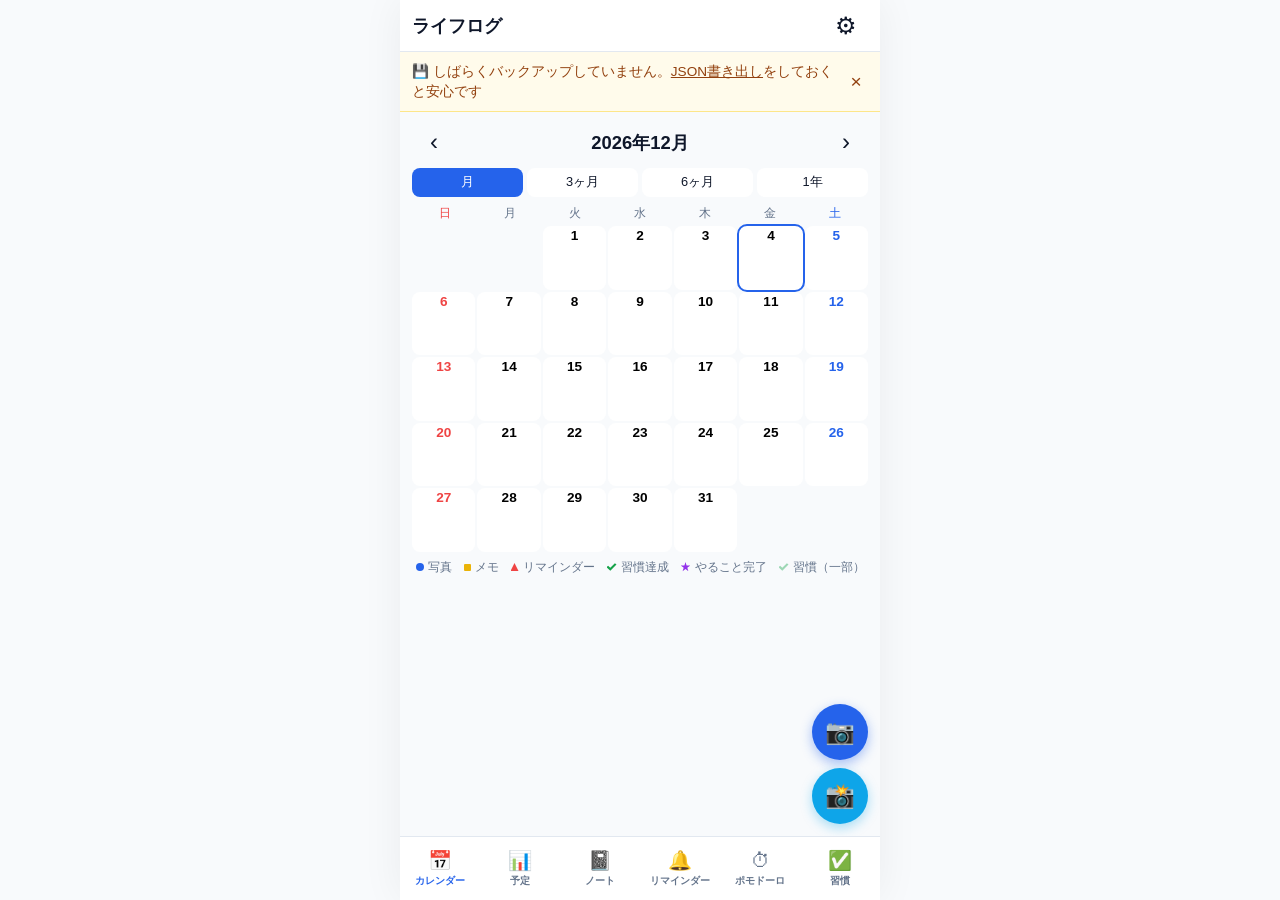
<file: index.html>
<!DOCTYPE html>
<html lang="ja">
<head>
  <meta charset="UTF-8">
  <meta name="viewport" content="width=device-width, initial-scale=1, viewport-fit=cover, maximum-scale=1">
  <meta name="theme-color" content="#2563eb">
  <meta name="apple-mobile-web-app-capable" content="yes">
  <meta name="apple-mobile-web-app-status-bar-style" content="default">
  <meta name="apple-mobile-web-app-title" content="ライフログ">
  <meta name="description" content="写真・メモ・リマインダー・ポモドーロのローカルライフログ">
  <link rel="manifest" href="manifest.json">
  <link rel="apple-touch-icon" href="icons/apple-touch-icon.png">
  <link rel="icon" type="image/png" sizes="192x192" href="icons/icon-192.png">
  <link rel="stylesheet" href="css/styles.css">
  <title>ライフログ</title>
</head>
<body>
  <header class="app-header">
    <h1 id="header-title">ライフログ</h1>
    <button type="button" class="icon-btn" id="btn-settings" aria-label="設定">⚙</button>
  </header>

  <div id="backup-banner" class="backup-banner" role="status" hidden>
    <button type="button" class="backup-banner-text" id="backup-banner-go">💾 しばらくバックアップしていません。<u>JSON書き出し</u>をしておくと安心です</button>
    <button type="button" class="backup-banner-close" id="backup-banner-close" aria-label="閉じる">×</button>
  </div>

  <div id="collage-banner" class="backup-banner collage-banner" role="status" hidden>
    <button type="button" class="backup-banner-text" id="collage-banner-go">🧩 昨日のコラージュを作る？</button>
    <button type="button" class="backup-banner-close" id="collage-banner-close" aria-label="閉じる">×</button>
  </div>

  <main id="main">
    <!-- Calendar View -->
    <section id="view-calendar" class="view active">
      <div class="cal-nav">
        <button type="button" class="icon-btn" id="cal-prev" aria-label="前月">‹</button>
        <h2 id="cal-month-label"></h2>
        <button type="button" class="icon-btn" id="cal-next" aria-label="翌月">›</button>
      </div>
      <div id="cal-modes" class="cal-modes" role="group" aria-label="表示期間">
        <button type="button" data-mode="month">月</button><button type="button" data-mode="3">3ヶ月</button><button type="button" data-mode="6">6ヶ月</button><button type="button" data-mode="12">1年</button>
      </div>
      <div id="cal-weekdays" class="cal-weekdays" aria-hidden="true"></div>
      <div id="cal-grid" class="cal-grid" role="grid"></div>
      <div id="cal-multi" class="cal-multi" hidden></div>
      <div id="cal-legend" class="cal-legend" aria-label="印の凡例"></div>
      <div class="fab-row">
        <label class="fab" title="写真を追加">
          📷
          <input type="file" id="photo-input" accept="image/*" multiple hidden>
        </label>
        <label class="fab fab-secondary" title="カメラで撮影">
          📸
          <input type="file" id="photo-capture" accept="image/*" capture="environment" hidden>
        </label>
      </div>
    </section>

    <!-- Day View -->
    <section id="view-day" class="view">
      <div class="day-toolbar">
        <button type="button" class="btn-text" id="day-back">← カレンダー</button>
        <h2 id="day-label"></h2>
      </div>
      <div class="day-section">
        <div class="section-head">
          <h3>写真</h3>
          <button type="button" class="btn-sm" id="day-collage-btn">🧩 コラージュ</button>
        </div>
        <div id="day-photos" class="photo-grid"></div>
        <p id="day-photos-empty" class="empty-hint">写真はありません</p>
        <div id="day-collages-wrap" hidden>
          <h3 class="sub">この日のコラージュ</h3>
          <div id="day-collages" class="cl-grid"></div>
        </div>
      </div>
      <div class="day-section">
        <div class="section-head">
          <h3>メモ</h3>
          <button type="button" class="btn-sm" id="memo-add">＋ 追加</button>
        </div>
        <ul id="day-memos" class="memo-list"></ul>
        <p id="day-memos-empty" class="empty-hint">メモはありません</p>
      </div>
      <div class="day-section">
        <div class="section-head">
          <h3>リマインダー</h3>
          <button type="button" class="btn-sm" id="reminder-add-day">＋ 追加</button>
        </div>
        <ul id="day-reminders" class="reminder-list"></ul>
        <p id="day-reminders-empty" class="empty-hint">リマインダーはありません</p>
      </div>
    </section>

    <!-- Reminders View -->
    <section id="view-reminders" class="view">
      <div class="section-head pad">
        <h2>これから</h2>
        <button type="button" class="btn-sm" id="reminder-add">＋ 追加</button>
      </div>
      <ul id="upcoming-reminders" class="reminder-list pad"></ul>
      <p id="upcoming-empty" class="empty-hint pad">予定のリマインダーはありません</p>
      <h3 class="pad sub">過去・完了</h3>
      <ul id="past-reminders" class="reminder-list pad muted"></ul>
    </section>

    <!-- Pomodoro View -->
    <section id="view-pomodoro" class="view">
      <div class="pomo-display">
        <div class="pomo-today">今日 作業 <b id="pomo-today-work">0分</b> ／ 休憩込み <b id="pomo-today-all">0分</b></div>
        <div id="pomo-mode" class="pomo-mode">作業</div>
        <div id="pomo-time" class="pomo-time">25:00</div>
        <div class="pomo-controls">
          <button type="button" class="btn-primary" id="pomo-start">スタート</button>
          <button type="button" class="btn-secondary" id="pomo-pause" hidden>一時停止</button>
          <button type="button" class="btn-secondary" id="pomo-reset">リセット</button>
        </div>
        <label class="toggle-row">
          <input type="checkbox" id="pomo-wakelock">
          <span>画面を消さない（Wake Lock）</span>
        </label>
        <div class="pomo-settings">
          <label>作業（分）<input type="number" id="pomo-work" min="1" max="600" value="25" inputmode="numeric"></label>
          <label>休憩（分）<input type="number" id="pomo-break" min="0" max="600" value="5" inputmode="numeric"></label>
        </div>
        <div class="pomo-presets" id="pomo-presets"></div>
      </div>
      <div class="pomo-card">
        <h3>ラベル付きタイマー（同時計測）</h3>
        <div class="pomo-add">
          <input type="text" id="mt-label" placeholder="ラベル（例：英語）">
          <input type="number" id="mt-min" min="1" max="600" value="25" inputmode="numeric" aria-label="分">
          <button type="button" class="btn-primary" id="mt-add">開始</button>
        </div>
        <ul id="mt-list" class="mt-list"></ul>
      </div>
      <div class="pomo-card">
        <h3>累計</h3>
        <table class="pomo-totals"><thead><tr><th></th><th>作業</th><th>休憩込み</th></tr></thead><tbody id="pomo-totals"></tbody></table>
        <div class="pomo-range">
          <input type="date" id="tot-from"> 〜 <input type="date" id="tot-to">
        </div>
        <div class="pomo-range-out" id="tot-range-out"></div>
      </div>
      <div class="pomo-card">
        <h3>バッジ</h3>
        <div class="badges" id="pomo-badges"></div>
      </div>
    </section>

    <!-- Gantt View -->
    <section id="view-gantt" class="view">
      <div class="gt-tabs" id="gt-tabs" role="group"><button type="button" data-t="big">大事</button><button type="button" data-t="small">小さな用事</button><button type="button" data-t="all">全部</button><button type="button" data-t="habit">習慣</button></div>
      <div class="gt-nav">
        <button type="button" class="icon-btn" id="gt-prev" aria-label="前へ">‹</button>
        <span id="gt-label"></span>
        <button type="button" class="icon-btn" id="gt-next" aria-label="次へ">›</button>
        <div class="gt-ranges" id="gt-ranges"><button type="button" data-r="1">1か月</button><button type="button" data-r="3">3か月</button><button type="button" data-r="6">6か月</button></div>
      </div>
      <div class="gt-chart" id="gt-chart"></div>
      <p id="gt-empty" class="empty-hint pad" hidden>この期間の予定はありません</p>
      <p class="help-text pad" id="gt-help">太いバー＝大事 / 細いバー＝小さな用事（●＝期限日）。タップで編集。</p>
      <div class="fab-row"><button type="button" class="fab" id="gt-add" title="予定を追加">＋</button></div>
    </section>

    <section id="view-notebook" class="view">
      <div id="nb-list-wrap">
        <div class="nb-grid" id="nb-grid"></div>
        <p id="nb-empty" class="empty-hint pad" hidden>ノートがありません。＋で作成</p>
        <div class="section-head pad cl-head">
          <h3>🧩 コラージュ</h3>
          <button type="button" class="btn-sm" id="cl-new">＋ 作る</button>
        </div>
        <div id="cl-gallery" class="cl-grid"></div>
        <p id="cl-gallery-empty" class="empty-hint pad">まだありません。日付を選んで、その日の写真から作れます</p>
        <div class="fab-row"><button type="button" class="fab" id="nb-new" title="ノートを作成">＋</button></div>
      </div>
      <div id="nb-detail" hidden>
        <div class="nb-bar">
          <button type="button" class="icon-btn" id="nb-back" aria-label="戻る">‹</button>
          <strong id="nb-title"></strong>
          <button type="button" class="btn-sm" id="nb-rename">名前</button>
          <button type="button" class="btn-sm btn-danger" id="nb-delete">削除</button>
        </div>
        <div class="gt-tabs" id="nb-modes"><button type="button" data-m="grid" class="active">グリッド</button><button type="button" data-m="card">カード</button></div>
        <div class="nb-pgrid" id="nb-pgrid"></div>
        <div class="nb-card-wrap" id="nb-cardwrap" hidden>
          <div class="nb-stage" id="nb-stage"><div class="nb-layer" id="nb-layer"><img id="nb-img" alt="" draggable="false"><canvas id="nb-ink"></canvas></div></div>
          <div class="nb-count" id="nb-count"></div>
          <div class="nb-actions" id="nb-actions">
            <button type="button" class="btn-sm" data-a="prev">‹</button>
            <button type="button" class="btn-sm" data-a="left">◀移動</button>
            <button type="button" class="btn-sm" data-a="right">移動▶</button>
            <button type="button" class="btn-sm" data-a="dup">複製</button>
            <button type="button" class="btn-sm" data-a="pen">✏️ペン</button>
            <button type="button" class="btn-sm btn-danger" data-a="del">削除</button>
            <button type="button" class="btn-sm" data-a="next">›</button>
          </div>
          <div class="nb-pen" id="nb-pen" hidden>
            <span class="nb-colors" id="nb-colors"></span>
            <input type="range" id="nb-width" min="1" max="24" value="4" aria-label="太さ">
            <button type="button" class="btn-sm" id="nb-eraser">消しゴム</button>
            <button type="button" class="btn-sm" id="nb-undo">↶</button>
            <button type="button" class="btn-sm" id="nb-clear">全消去</button>
            <button type="button" class="btn-sm btn-primary" id="nb-done">完了</button>
          </div>
        </div>
        <p id="nb-pempty" class="empty-hint pad" hidden>写真を追加してください</p>
        <div class="fab-row"><label class="fab" title="写真を追加">＋<input type="file" id="nb-file" accept="image/*" multiple hidden></label></div>
      </div>
      <div class="nb-undo" id="nb-undo-toast" hidden><span></span><button type="button">元に戻す</button></div>
    </section>

    <!-- Settings View -->
    <section id="view-habits" class="view">
      <div class="section-head pad">
        <h2>今日の習慣 <small id="habit-progress" class="muted"></small></h2>
        <span><button type="button" class="btn-sm" id="habit-gantt" title="ガントで見る">📊</button> <button type="button" class="btn-sm" id="habit-badges">🏆</button> <button type="button" class="btn-sm" id="habit-add">＋ 追加</button></span>
      </div>
      <div class="habit-progress pad"><div id="habit-bar"></div></div>
      <div id="habit-recent" class="habit-recent pad" hidden></div>
      <ul id="habit-list" class="habit-list pad"></ul>
      <p id="habit-empty" class="empty-hint pad">「＋ 追加」で習慣を作りましょう</p>
      <div id="badge-panel" class="pad" hidden><h3 class="sub">バッジコレクション <small id="badge-count" class="muted"></small></h3><ul id="badge-grid" class="badge-grid"></ul></div>
    </section>

    <section id="view-settings" class="view">
      <h2 class="pad">設定・ヘルプ</h2>
      <div class="settings-block">
        <h3>カレンダー</h3>
        <label class="toggle-row">週の始まり
          <select id="week-start"><option value="0">日曜日</option><option value="1">月曜日</option></select>
        </label>
      </div>
      <div class="settings-block">
        <h3>表示</h3>
        <label class="toggle-row">
          <input type="checkbox" id="thumb-overlay" checked>
          <span>サムネに文字を重ねる</span>
        </label>
        <p class="help-text">写真・コラージュ・ノートの表紙に、日付（例：10/19（月））とタイトルを大きく重ねて表示します。オフで写真のみ。</p>
      </div>
      <div class="settings-block">
        <h3>通知</h3>
        <button type="button" class="btn-primary full" id="btn-notif-perm">通知を許可する</button>
        <p class="help-text" id="notif-status"></p>
        <p class="help-text warn">
          【重要】iPhone では「ホーム画面に追加」したアプリから、かつ iOS 16.4 以降でのみ Web 通知が使えます。
          v1 ではサーバープッシュがないため、<strong>アプリを開いている間のみ</strong>リマインダー通知が届きます。
          バックグラウンドでは通知されません。起動時に期限切れもチェックします。
        </p>
      </div>
      <div class="settings-block" id="storage-block">
        <h3>データ保護</h3>
        <p id="persist-status" class="persist-status"></p>
        <p class="help-text" id="storage-usage"></p>
        <button type="button" class="btn-secondary full" id="btn-persist" hidden>データ保護をもう一度リクエスト</button>
        <p class="help-text">ブラウザが空き容量不足などで自動的にデータを消さないよう保護を求めます。それでも機種変更や削除に備えて、定期的にJSON書き出しをしてください。</p>
      </div>
      <div class="settings-block" id="transfer-block">
        <h3>引っ越し・まるごとバックアップ</h3>
        <p class="help-text">機種変更の前に使います。写真・メモ・予定（大事／小さな用事）・TODO／リマインダー／期限・習慣・ノート・コラージュ・タイマー記録・受信箱の設定・表示設定を、<b>1つのファイル</b>にまとめます（受信箱のパスフレーズだけは入れません）。</p>
        <button type="button" class="btn-primary full" id="btn-export-all">📤 データを書き出す（写真込み）</button>
        <label class="btn-secondary full file-label">
          📥 データを読み込む
          <input type="file" id="import-all-input" accept="application/json,.json" hidden>
        </label>
        <label class="toggle-row"><input type="radio" name="import-mode" value="replace" checked> <span>読み込み方：置き換え（おすすめ）</span></label>
        <label class="toggle-row"><input type="radio" name="import-mode" value="merge"> <span>読み込み方：統合（今のデータも残す）</span></label>
        <div id="transfer-status" class="help-text"></div>
        <p class="help-text">iPhone では共有メニューが開くので「"ファイル"に保存」か Google ドライブを選んでください。読み込みは内容を確認してから実行し、失敗しても今のデータは消えません。</p>
      </div>
      <div class="settings-block" id="backup-block">
        <h3>バックアップ</h3>
        <label class="toggle-row">
          <input type="checkbox" id="export-photos">
          <span>写真も含める（容量に注意）</span>
        </label>
        <button type="button" class="btn-primary full" id="btn-export">バックアップを書き出す (JSON)</button>
        <label class="btn-secondary full file-label">
          バックアップから復元（マージ）
          <input type="file" id="import-input" accept="application/json,.json" hidden>
        </label>
        <p class="help-text" id="last-export"></p>
        <p class="help-text">メモ・予定・リマインダー・ポモドーロ記録・ノート（書き込み含む）を保存します。写真本体は任意。復元は同じIDを重複させずに統合します。</p>
      </div>
      <div class="settings-block">
        <h3>受信箱（任意・オンライン）</h3>
        <p class="help-text">アシスタントが作成した暗号化ファイルから取り込みます。ボタンを押したときだけ通信します。<br>
          取り込める種類：<b>予定</b>（ガント）・<b>TODO／リマインダー／期限</b>・<b>メモ</b>・<b>習慣</b>（習慣タブに追加）。同じ項目を何度取り込んでも重複しません。</p>
        <label class="toggle-row">URL <input type="url" id="inbox-url" placeholder="https://..." style="flex:1"></label>
        <label class="toggle-row">パスフレーズ <input type="password" id="inbox-pass" autocomplete="off" style="flex:1"></label>
        <button type="button" class="btn-secondary full" id="btn-inbox-pull">今すぐ取得</button>
        <p class="help-text" id="inbox-status"></p>
      </div>
      <div class="settings-block">
        <h3>ホーム画面に追加</h3>
        <p class="help-text">
          <strong>iPhone (Safari):</strong> 共有ボタン →「ホーム画面に追加」<br>
          <strong>Android (Chrome):</strong> メニュー →「アプリをインストール」または「ホーム画面に追加」
        </p>
      </div>
      <div class="settings-block">
        <h3>このアプリについて</h3>
        <p class="help-text">
          ライフログ v1 — 写真・メモ・リマインダー・ポモドーロ。<br>
          データはすべて端末内（IndexedDB）に保存されます。ログイン不要。
        </p>
      </div>
    </section>
  </main>

  <nav class="tab-bar" role="tablist">
    <button type="button" class="tab active" data-view="calendar" aria-label="カレンダー">📅<span>カレンダー</span></button>
    <button type="button" class="tab" data-view="gantt" aria-label="予定">📊<span>予定</span></button>
    <button type="button" class="tab" data-view="notebook" aria-label="ノート">📓<span>ノート</span></button>
    <button type="button" class="tab" data-view="reminders" aria-label="リマインダー">🔔<span>リマインダー</span></button>
    <button type="button" class="tab" data-view="pomodoro" aria-label="ポモドーロ">⏱<span>ポモドーロ</span></button>
    <button type="button" class="tab" data-view="habits" aria-label="習慣">✅<span>習慣</span></button>
  </nav>

  <!-- Modal: memo -->
  <dialog id="modal-memo">
    <form method="dialog" id="form-memo">
      <h3 id="memo-modal-title">メモ</h3>
      <textarea id="memo-text" rows="4" placeholder="メモを入力…" required maxlength="2000"></textarea>
      <div class="dialog-actions">
        <button type="button" class="btn-secondary" id="memo-cancel">キャンセル</button>
        <button type="submit" class="btn-primary">保存</button>
      </div>
    </form>
  </dialog>

  <!-- Modal: reminder -->
  <dialog id="modal-reminder">
    <form method="dialog" id="form-reminder">
      <h3>リマインダー</h3>
      <label>タイトル<input type="text" id="reminder-title" required maxlength="200"></label>
      <label>日時<input type="datetime-local" id="reminder-when" required></label>
      <div class="dialog-actions">
        <button type="button" class="btn-secondary" id="reminder-cancel">キャンセル</button>
        <button type="submit" class="btn-primary">保存</button>
      </div>
    </form>
  </dialog>

  <!-- Modal: plan -->
  <dialog id="modal-plan">
    <form method="dialog" id="form-plan">
      <h3 id="plan-modal-title">予定</h3>
      <label>タイトル<input type="text" id="plan-title" required maxlength="100"></label>
      <div class="plan-row">
        <label>アイコン<input type="text" id="plan-icon" maxlength="4" placeholder="✈️"></label>
        <label>種類<select id="plan-type"><option value="big">大事</option><option value="small">小さな用事</option></select></label>
      </div>
      <div class="plan-row">
        <label>開始<input type="date" id="plan-start" required></label>
        <label>終了（任意）<input type="date" id="plan-end"></label>
      </div>
      <div class="plan-colors" id="plan-colors"></div>
      <div class="dialog-actions">
        <button type="button" class="btn-danger" id="plan-delete" hidden>削除</button>
        <button type="button" class="btn-secondary" id="plan-cancel">キャンセル</button>
        <button type="submit" class="btn-primary">保存</button>
      </div>
    </form>
  </dialog>

  <!-- Lightbox -->
  <dialog id="lightbox">
    <button type="button" class="lightbox-close" id="lightbox-close" aria-label="閉じる">×</button>
    <img id="lightbox-img" alt="拡大写真">
  </dialog>

  <div id="toast" class="toast" hidden></div>

  <!-- Modal: collage -->
  <dialog id="modal-collage" class="modal-collage">
    <div id="cl-pane-pick">
      <h3>コラージュを作る</h3>
      <div class="plan-row">
        <label>日付<input type="date" id="cl-date"></label>
        <label>タイトル（任意）<input type="text" id="cl-title" maxlength="30" placeholder="例：家族で公園"></label>
      </div>
      <div class="cl-bar"><span id="cl-count"></span><button type="button" class="btn-text" id="cl-all">全選択／解除</button></div>
      <div id="cl-pick" class="cl-pick"></div>
      <p id="cl-empty" class="empty-hint" hidden>この日の写真はありません</p>
      <div class="dialog-actions">
        <button type="button" class="btn-secondary" id="cl-cancel">閉じる</button>
        <button type="button" class="btn-primary" id="cl-make">コラージュを作る</button>
      </div>
    </div>
    <div id="cl-pane-result" hidden>
      <img id="cl-result-img" class="cl-result" alt="コラージュ">
      <p id="cl-result-cap" class="help-text"></p>
      <div class="dialog-actions">
        <button type="button" class="btn-danger" id="cl-delete">削除</button>
        <button type="button" class="btn-secondary" id="cl-download">ダウンロード</button>
        <button type="button" class="btn-primary" id="cl-close">閉じる</button>
      </div>
    </div>
  </dialog>

  <dialog id="modal-habit">
    <form id="habit-form" method="dialog">
      <h3>習慣</h3>
      <label>名前 <input id="habit-name" required maxlength="40"></label>
      <label>絵文字 <input id="habit-emoji" maxlength="4" placeholder="💧"></label>
      <label>週の目標日数（任意） <input id="habit-target" type="number" min="1" max="7" inputmode="numeric"></label>
      <div class="dialog-actions">
        <button type="button" class="btn-danger" id="habit-delete">削除</button>
        <button type="button" class="btn-secondary" id="habit-cancel">キャンセル</button>
        <button type="submit" class="btn-primary" id="habit-save">保存</button>
      </div>
    </form>
  </dialog>
  <script src="js/exif.js"></script>
  <script src="js/db.js"></script>
  <script src="js/photos.js"></script>
  <script src="js/thumbs.js"></script>
  <script src="js/holidays.js"></script>
  <script src="js/calendar.js"></script>
  <script src="js/gantt.js"></script>
  <script src="js/notebook.js"></script>
  <script src="js/memos.js"></script>
  <script src="js/reminders.js"></script>
  <script src="js/pomodoro.js"></script>
  <script src="js/habits.js"></script>
  <script src="js/backup.js"></script>
  <script src="js/transfer.js"></script>
  <script src="js/storage.js"></script>
  <script src="js/collage.js"></script>
  <script src="js/app.js"></script>
</body>
</html>
</file>
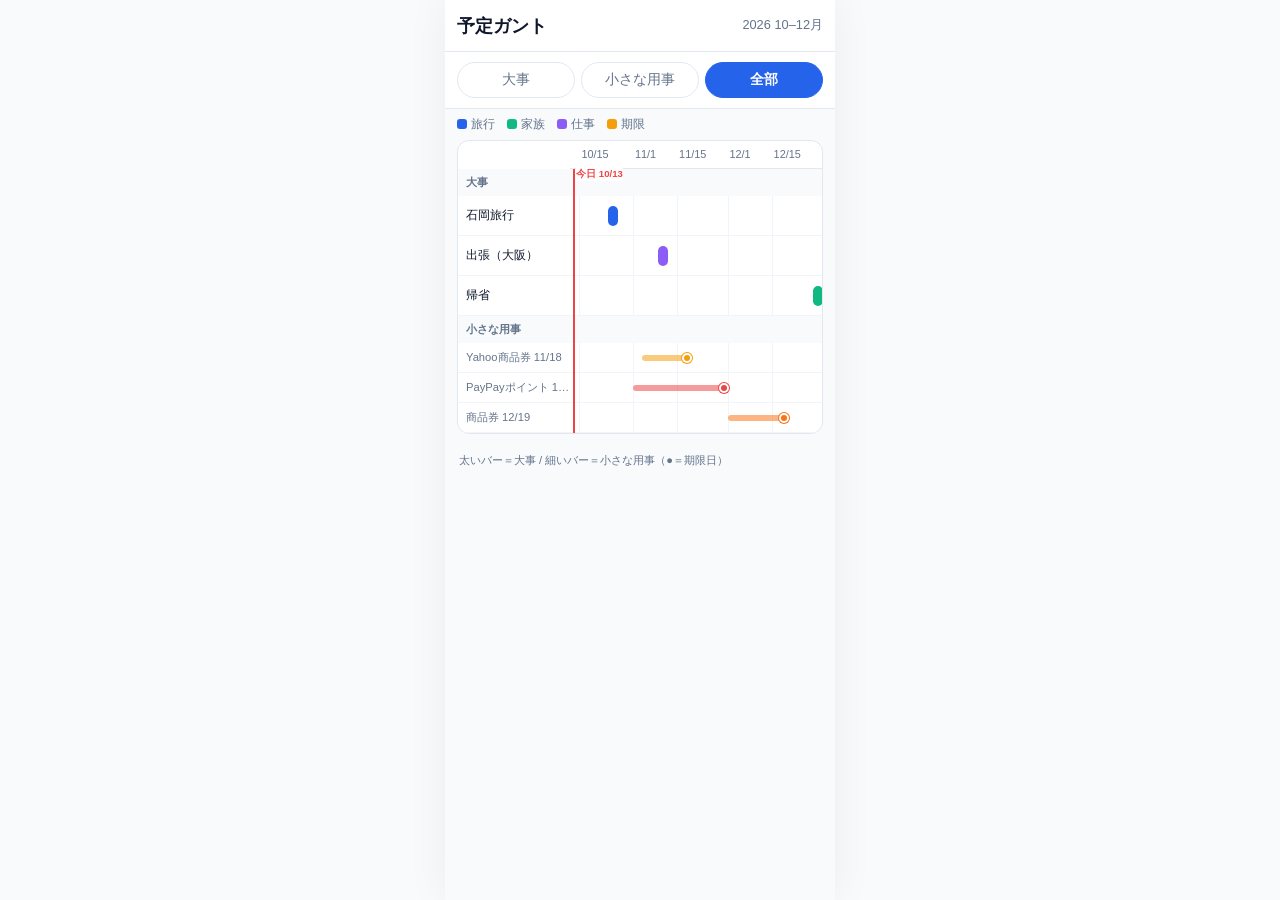
<file: mockups/gantt.html>
<!DOCTYPE html><html lang="ja"><head><meta charset="utf-8"><meta name="viewport" content="width=device-width,initial-scale=1">
<title>Gantt mockup</title><link rel="stylesheet" href="../css/styles.css">
<style>
body{max-width:390px}
.tabs{display:flex;gap:6px;padding:10px 12px;background:var(--surface);border-bottom:1px solid var(--border)}
.tabs button{flex:1;height:36px;border:1px solid var(--border);border-radius:999px;background:var(--surface);color:var(--muted);font:inherit;font-size:.85rem}
.tabs button.on{background:var(--primary);color:#fff;border-color:var(--primary);font-weight:700}
.legend{display:flex;gap:12px;padding:8px 12px;font-size:.72rem;color:var(--muted)}
.legend i{display:inline-block;width:10px;height:10px;border-radius:3px;margin-right:4px;vertical-align:-1px}
.g{position:relative;margin:0 12px;background:var(--surface);border:1px solid var(--border);border-radius:var(--radius);overflow:hidden}
.axis{position:relative;height:28px;border-bottom:1px solid var(--border);margin-left:112px;font-size:.68rem;color:var(--muted)}
.axis span{position:absolute;top:7px;transform:translateX(2px)}
.rows{position:relative}
.row{display:flex;align-items:center;height:40px;border-bottom:1px solid #f1f5f9}
.row.s{height:30px}
.lbl{width:112px;padding-left:8px;font-size:.74rem;white-space:nowrap;overflow:hidden;text-overflow:ellipsis}
.row.s .lbl{color:var(--muted);font-size:.7rem}
.track{position:relative;flex:1;height:100%}
.bar{position:absolute;top:50%;transform:translateY(-50%);border-radius:6px;height:20px;color:#fff;font-size:.62rem;line-height:20px;padding-left:4px;white-space:nowrap}
.row.s .bar{height:6px;border-radius:3px}
.dot{position:absolute;top:50%;width:10px;height:10px;border-radius:50%;transform:translate(-50%,-50%);border:2px solid #fff;box-shadow:0 0 0 1px currentColor}
.grid{position:absolute;top:0;bottom:0;width:1px;background:#f1f5f9}
.today{position:absolute;top:0;bottom:0;width:2px;background:var(--danger);z-index:3}
.today b{position:absolute;top:-1px;left:3px;font-size:.6rem;color:var(--danger);background:#fff;white-space:nowrap}
.sec{font-size:.7rem;font-weight:700;color:var(--muted);padding:6px 8px;background:var(--bg)}
</style></head><body>
<header class="app-header"><h1>予定ガント</h1><span style="color:var(--muted);font-size:.8rem">2026 10–12月</span></header>
<nav class="tabs"><button>大事</button><button>小さな用事</button><button class="on">全部</button></nav>
<div class="legend"><span><i style="background:#2563eb"></i>旅行</span><span><i style="background:#10b981"></i>家族</span><span><i style="background:#8b5cf6"></i>仕事</span><span><i style="background:#f59e0b"></i>期限</span></div>
<div class="g"><div class="axis" id="axis"></div><div class="rows" id="rows"></div></div>
<p style="font-size:.7rem;color:var(--muted);padding:8px 14px">太いバー＝大事 / 細いバー＝小さな用事（●＝期限日）</p>
<script>
const S=new Date(2026,9,12),E=new Date(2026,11,31),T=new Date(2026,9,13),D=(E-S)/864e5;
const p=d=>((d-S)/864e5/D*100);const d=(m,x)=>new Date(2026,m-1,x);
const big=[["石岡旅行",d(10,24),d(10,26),"#2563eb"],["出張（大阪）",d(11,9),d(11,12),"#8b5cf6"],["帰省",d(12,28),d(12,31),"#10b981"]];
const small=[["Yahoo商品券",d(11,4),d(11,18),"#f59e0b"],["PayPayポイント",d(11,1),d(11,30),"#ef4444"],["商品券",d(12,1),d(12,19),"#f97316"]];
const ax=document.getElementById('axis');let g='';
for(const [m,x,l] of [[10,15,'10/15'],[11,1,'11/1'],[11,15,'11/15'],[12,1,'12/1'],[12,15,'12/15']]){ax.innerHTML+=`<span style="left:${p(d(m,x))}%">${l}</span>`;g+=`<div class="grid" style="left:${p(d(m,x))}%"></div>`}
let h='<div class="sec">大事</div>';
for(const [n,a,b,c] of big)h+=`<div class="row"><div class="lbl">${n}</div><div class="track">${g}<div class="bar" style="left:${p(a)}%;width:${Math.max(p(b)-p(a),4)}%;background:${c}"></div></div></div>`;
h+='<div class="sec">小さな用事</div>';
for(const [n,a,b,c] of small)h+=`<div class="row s"><div class="lbl">${n} ${b.getMonth()+1}/${b.getDate()}</div><div class="track">${g}<div class="bar" style="left:${p(a)}%;width:${p(b)-p(a)}%;background:${c}88"></div><div class="dot" style="left:${p(b)}%;background:${c};color:${c}"></div></div></div>`;
const r=document.getElementById('rows');r.innerHTML=h;
r.insertAdjacentHTML('beforeend',`<div class="today" style="left:calc(112px + (100% - 112px)*${p(T)/100})"><b>今日 10/13</b></div>`);
</script></body></html>
</file>
<file: css/styles.css>
:root {
  --bg: #f8fafc;
  --surface: #ffffff;
  --text: #0f172a;
  --muted: #64748b;
  --primary: #2563eb;
  --primary-dark: #1d4ed8;
  --danger: #ef4444;
  --border: #e2e8f0;
  --accent: #f59e0b;
  --safe-bottom: env(safe-area-inset-bottom, 0px);
  --tab-h: 64px;
  --header-h: 52px;
  --radius: 12px;
  --tap: 44px;
}

*, *::before, *::after { box-sizing: border-box; }
html, body {
  margin: 0; padding: 0;
  height: 100%;
  font-family: -apple-system, BlinkMacSystemFont, "Hiragino Sans", "Hiragino Kaku Gothic ProN",
    "Noto Sans JP", "Segoe UI", sans-serif;
  background: var(--bg);
  color: var(--text);
  -webkit-tap-highlight-color: transparent;
  overscroll-behavior: none;
}
body {
  display: flex;
  flex-direction: column;
  max-width: 480px;
  margin: 0 auto;
  min-height: 100dvh;
  position: relative;
  box-shadow: 0 0 40px rgba(0,0,0,.06);
}

.app-header {
  height: var(--header-h);
  display: flex;
  align-items: center;
  justify-content: space-between;
  padding: 0 12px;
  background: var(--surface);
  border-bottom: 1px solid var(--border);
  position: sticky;
  top: 0;
  z-index: 20;
}
.app-header h1 {
  font-size: 1.1rem;
  margin: 0;
  font-weight: 700;
}

#main {
  flex: 1;
  overflow-y: auto;
  padding-bottom: calc(var(--tab-h) + var(--safe-bottom) + 16px);
  -webkit-overflow-scrolling: touch;
}

.view { display: none; padding: 8px 12px 24px; }
.view.active { display: block; }

.icon-btn {
  min-width: var(--tap);
  min-height: var(--tap);
  border: none;
  background: transparent;
  font-size: 1.5rem;
  cursor: pointer;
  border-radius: 8px;
  color: var(--text);
}
.icon-btn:active { background: var(--border); }

.btn-primary, .btn-secondary, .btn-sm, .btn-text, .btn-danger {
  min-height: var(--tap);
  padding: 0 16px;
  border-radius: 10px;
  border: none;
  font-size: 1rem;
  cursor: pointer;
  font-weight: 600;
}
.btn-primary { background: var(--primary); color: #fff; }
.btn-primary:active { background: var(--primary-dark); }
.btn-secondary { background: var(--border); color: var(--text); }
.btn-sm {
  min-height: 36px;
  padding: 0 12px;
  font-size: 0.9rem;
  background: var(--primary);
  color: #fff;
}
.btn-text {
  background: transparent;
  color: var(--primary);
  padding: 0 8px;
  font-weight: 600;
}
.btn-danger { background: #fee2e2; color: var(--danger); }
.full { width: 100%; margin: 6px 0; display: block; text-align: center; }
.file-label { display: flex; align-items: center; justify-content: center; }

/* Calendar */
.cal-nav {
  display: flex;
  align-items: center;
  justify-content: space-between;
  margin-bottom: 4px;
}
.cal-nav h2 { margin: 0; font-size: 1.15rem; }
.cal-weekdays {
  display: grid;
  grid-template-columns: repeat(7, 1fr);
  text-align: center;
  font-size: 0.75rem;
  color: var(--muted);
  padding: 4px 0;
}
.cal-weekdays .sun { color: var(--danger); }
.cal-weekdays .sat { color: var(--primary); }
.cal-modes { display: flex; gap: 4px; margin-bottom: 4px; }
.cal-modes button { flex: 1; border: none; border-radius: 8px; padding: 6px 0; background: var(--surface); color: inherit; font-size: 0.8rem; cursor: pointer; }
.cal-modes button.active { background: var(--primary); color: #fff; }
.cal-cell.holiday { background: color-mix(in srgb, var(--danger) 10%, var(--surface)); }
.cal-cell .hol-name { font-size: 0.5rem; line-height: 1; color: var(--danger); max-width: 100%; overflow: hidden; white-space: nowrap; text-overflow: ellipsis; }
.cal-multi { display: grid; gap: 8px; }
.cal-multi.cols-2 { grid-template-columns: repeat(2, 1fr); }
.cal-multi.cols-3 { grid-template-columns: repeat(3, 1fr); gap: 6px; }
.mini-month { background: var(--surface); border-radius: 8px; padding: 4px; }
.mini-title { display: block; width: 100%; border: none; background: none; color: inherit; font-weight: 600; font-size: 0.8rem; padding: 2px 0; cursor: pointer; }
.mini-grid { display: grid; grid-template-columns: repeat(7, 1fr); text-align: center; }
.mini-wd { font-size: 0.5rem; color: var(--muted); }
.mini-day { border: none; background: none; color: inherit; padding: 1px 0; font-size: 0.6rem; line-height: 1.3; border-radius: 3px; cursor: pointer; position: relative; }
.cols-3 .mini-day { font-size: 0.5rem; }
.mini-day.sun { color: var(--danger); }
.mini-day.sat { color: var(--primary); }
.mini-day.holiday { background: color-mix(in srgb, var(--danger) 15%, transparent); font-weight: 700; }
.mini-day.has-ev::after { content: ''; position: absolute; left: 50%; bottom: 0; width: 3px; height: 3px; margin-left: -1.5px; border-radius: 50%; background: var(--accent); }
.mini-day.today { outline: 1px solid var(--primary); }
.cal-grid {
  display: grid;
  grid-template-columns: repeat(7, 1fr);
  gap: 2px;
}
.cal-cell {
  aspect-ratio: 1;
  border: none;
  background: var(--surface);
  border-radius: 8px;
  padding: 2px;
  display: flex;
  flex-direction: column;
  align-items: center;
  cursor: pointer;
  position: relative;
  font-size: 0.85rem;
  min-height: 48px;
}
.cal-cell.empty { background: transparent; cursor: default; }
.cal-cell.today { outline: 2px solid var(--primary); }
.cal-cell .num { font-weight: 600; line-height: 1.2; }
.cal-cell.sun .num { color: var(--danger); }
.cal-cell.sat .num { color: var(--primary); }
.cal-cell .thumb {
  width: 70%;
  height: 40%;
  object-fit: cover;
  border-radius: 3px;
  margin-top: 1px;
}
.cal-markers {
  display: flex;
  gap: 2px;
  margin-top: auto;
  padding-bottom: 2px;
}
.cal-markers span {
  width: 5px; height: 5px; border-radius: 50%;
}
.dot-memo { background: var(--accent); }
.dot-reminder { background: var(--danger); }
.dot-photo { background: var(--primary); }

.fab-row {
  position: fixed;
  right: max(12px, calc(50% - 240px + 12px));
  bottom: calc(var(--tab-h) + var(--safe-bottom) + 12px);
  display: flex;
  flex-direction: column;
  gap: 8px;
  z-index: 15;
}
.fab {
  width: 56px; height: 56px;
  border-radius: 50%;
  background: var(--primary);
  color: #fff;
  display: flex;
  align-items: center;
  justify-content: center;
  font-size: 1.5rem;
  box-shadow: 0 4px 12px rgba(37,99,235,.4);
  cursor: pointer;
}
.fab-secondary { background: #0ea5e9; box-shadow: 0 4px 12px rgba(14,165,233,.35); }

/* Day view */
.day-toolbar {
  display: flex;
  align-items: center;
  gap: 8px;
  margin-bottom: 8px;
}
.day-toolbar h2 { margin: 0; font-size: 1.1rem; flex: 1; }
.day-section { margin: 16px 0; }
.day-section h3 { margin: 0 0 8px; font-size: 0.95rem; color: var(--muted); }
.section-head {
  display: flex;
  align-items: center;
  justify-content: space-between;
  margin-bottom: 8px;
}
.section-head h2, .section-head h3 { margin: 0; }
.pad { padding-left: 4px; padding-right: 4px; }
.sub { color: var(--muted); font-size: 0.9rem; margin-top: 20px; }
.empty-hint { color: var(--muted); font-size: 0.9rem; margin: 4px 0 12px; }

.photo-grid {
  display: grid;
  grid-template-columns: repeat(3, 1fr);
  gap: 6px;
}
.photo-grid img {
  width: 100%;
  aspect-ratio: 1;
  object-fit: cover;
  border-radius: 8px;
  cursor: pointer;
  background: var(--border);
}

.memo-list, .reminder-list {
  list-style: none;
  margin: 0;
  padding: 0;
}
.memo-list li, .reminder-list li {
  background: var(--surface);
  border: 1px solid var(--border);
  border-radius: var(--radius);
  padding: 12px;
  margin-bottom: 8px;
  display: flex;
  gap: 8px;
  align-items: flex-start;
}
.memo-list .body, .reminder-list .body { flex: 1; min-width: 0; word-break: break-word; }
.memo-list .meta, .reminder-list .meta { font-size: 0.75rem; color: var(--muted); margin-top: 4px; }
.item-actions { display: flex; flex-direction: column; gap: 4px; }
.item-actions button {
  min-height: 36px;
  min-width: 36px;
  border: none;
  background: var(--bg);
  border-radius: 8px;
  cursor: pointer;
  font-size: 0.85rem;
}
.muted li { opacity: 0.7; }
.done .body { text-decoration: line-through; }

/* Pomodoro */
.pomo-display {
  text-align: center;
  padding: 32px 12px;
}
.pomo-mode {
  font-size: 1rem;
  color: var(--muted);
  margin-bottom: 8px;
  font-weight: 600;
}
.pomo-time {
  font-size: 4rem;
  font-weight: 700;
  font-variant-numeric: tabular-nums;
  letter-spacing: 0.02em;
  margin: 8px 0 24px;
}
.pomo-controls {
  display: flex;
  gap: 10px;
  justify-content: center;
  flex-wrap: wrap;
  margin-bottom: 20px;
}
.toggle-row {
  display: flex;
  align-items: center;
  justify-content: center;
  gap: 10px;
  min-height: var(--tap);
  margin: 12px 0;
  font-size: 0.95rem;
}
.toggle-row input { width: 22px; height: 22px; }
.pomo-settings {
  display: flex;
  gap: 16px;
  justify-content: center;
  margin-top: 16px;
}
.pomo-settings label {
  display: flex;
  flex-direction: column;
  gap: 4px;
  font-size: 0.85rem;
  color: var(--muted);
}
.pomo-settings input {
  width: 72px;
  min-height: var(--tap);
  font-size: 1.1rem;
  text-align: center;
  border: 1px solid var(--border);
  border-radius: 8px;
}

.pomo-today { font-size: 0.9rem; color: var(--muted); margin-bottom: 12px; }
.pomo-today b { color: inherit; }
.pomo-presets { display: grid; grid-template-columns: repeat(5, 1fr); gap: 6px; margin-top: 16px; }
.pomo-presets button { min-height: 40px; border: 1px solid var(--border); border-radius: 8px; background: var(--surface); font-size: 0.85rem; padding: 0; }
.pomo-presets button.on { border-color: currentColor; font-weight: 700; }
.pomo-card { background: var(--surface); border: 1px solid var(--border); border-radius: var(--radius); padding: 12px; margin: 0 12px 12px; }
.pomo-card h3 { margin: 0 0 8px; font-size: 0.95rem; }
.pomo-add { display: flex; gap: 6px; }
.pomo-add input { min-height: var(--tap); border: 1px solid var(--border); border-radius: 8px; padding: 0 8px; font-size: 1rem; min-width: 0; }
.pomo-add input[type=text] { flex: 1; }
.pomo-add input[type=number] { width: 64px; text-align: center; }
.mt-list { list-style: none; margin: 8px 0 0; padding: 0; }
.mt-list li { display: flex; align-items: center; gap: 8px; padding: 6px 0; border-top: 1px solid var(--border); }
.mt-list .lbl { flex: 1; overflow: hidden; text-overflow: ellipsis; white-space: nowrap; }
.mt-list .t { font-variant-numeric: tabular-nums; font-weight: 700; }
.mt-list button { min-height: 36px; padding: 0 10px; }
.pomo-totals { width: 100%; border-collapse: collapse; font-size: 0.9rem; }
.pomo-totals td, .pomo-totals th { padding: 4px; text-align: right; }
.pomo-totals td:first-child, .pomo-totals th:first-child { text-align: left; }
.pomo-range { display: flex; gap: 4px; align-items: center; margin-top: 8px; font-size: 0.85rem; }
.pomo-range input { flex: 1; min-width: 0; min-height: 36px; }
.pomo-range-out { font-size: 0.9rem; margin-top: 4px; }
.badges { display: grid; grid-template-columns: repeat(3, 1fr); gap: 8px; text-align: center; }
.badge { padding: 8px 4px; border: 1px solid var(--border); border-radius: 8px; font-size: 0.8rem; }
.badge .i { font-size: 1.8rem; display: block; }
.badge.locked { opacity: 0.35; filter: grayscale(1); }

/* Settings */
.settings-block {
  background: var(--surface);
  border: 1px solid var(--border);
  border-radius: var(--radius);
  padding: 14px;
  margin: 12px 4px;
}
.settings-block h3 { margin: 0 0 10px; font-size: 1rem; }
.help-text { font-size: 0.85rem; color: var(--muted); line-height: 1.55; margin: 8px 0 0; }
.help-text.warn { color: #92400e; background: #fffbeb; padding: 10px; border-radius: 8px; }

/* Tabs */
.tab-bar {
  position: fixed;
  left: 50%;
  transform: translateX(-50%);
  bottom: 0;
  width: 100%;
  max-width: 480px;
  height: calc(var(--tab-h) + var(--safe-bottom));
  padding-bottom: var(--safe-bottom);
  display: flex;
  background: var(--surface);
  border-top: 1px solid var(--border);
  z-index: 30;
}
.tab {
  flex: 1;
  border: none;
  background: transparent;
  display: flex;
  flex-direction: column;
  align-items: center;
  justify-content: center;
  gap: 2px;
  font-size: 1.2rem;
  color: var(--muted);
  cursor: pointer;
  padding: 4px;
}
.tab span { font-size: 0.65rem; font-weight: 600; }
.tab.active { color: var(--primary); }

/* Dialogs */
dialog:not([open]) { display: none; }
dialog {
  border: none;
  border-radius: 16px;
  padding: 20px;
  width: min(92vw, 360px);
  box-shadow: 0 20px 50px rgba(0,0,0,.25);
}
dialog::backdrop { background: rgba(15,23,42,.45); }
dialog h3 { margin: 0 0 12px; }
dialog label {
  display: flex;
  flex-direction: column;
  gap: 4px;
  margin-bottom: 12px;
  font-size: 0.9rem;
  color: var(--muted);
}
dialog input, dialog textarea {
  font-size: 1rem;
  padding: 10px;
  border: 1px solid var(--border);
  border-radius: 8px;
  font-family: inherit;
  min-height: var(--tap);
}
dialog textarea { min-height: 100px; resize: vertical; }
.dialog-actions {
  display: flex;
  gap: 8px;
  justify-content: flex-end;
  margin-top: 8px;
}

#lightbox {
  padding: 0;
  width: 100vw;
  max-width: 100vw;
  height: 100dvh;
  max-height: 100dvh;
  background: #000;
  border-radius: 0;
  border: none;
  align-items: center;
  justify-content: center;
}
#lightbox:not([open]) { display: none !important; }
#lightbox[open] { display: flex; }
#lightbox img {
  max-width: 100%;
  max-height: 100%;
  object-fit: contain;
}
.lightbox-close {
  position: absolute;
  top: 12px; right: 12px;
  width: 48px; height: 48px;
  border: none;
  border-radius: 50%;
  background: rgba(255,255,255,.2);
  color: #fff;
  font-size: 1.5rem;
  cursor: pointer;
  z-index: 2;
}

.toast {
  position: fixed;
  left: 50%;
  bottom: calc(var(--tab-h) + var(--safe-bottom) + 20px);
  transform: translateX(-50%);
  background: #0f172a;
  color: #fff;
  padding: 12px 20px;
  border-radius: 999px;
  font-size: 0.9rem;
  z-index: 100;
  max-width: 90%;
  text-align: center;
  box-shadow: 0 4px 20px rgba(0,0,0,.3);
}
.cal-weekdays[hidden], .cal-grid[hidden], .cal-multi[hidden] { display: none; }

/* ---- Gantt ---- */
.gt-tabs { display: flex; gap: 6px; padding: 10px 12px 4px; }
.gt-tabs button { flex: 1; height: 36px; border: 1px solid var(--border); border-radius: 999px; background: var(--surface); color: var(--muted); font: inherit; font-size: .85rem; cursor: pointer; }
.gt-tabs button.active { background: linear-gradient(135deg, #3b82f6, #6366f1); color: #fff; border-color: transparent; font-weight: 700; box-shadow: 0 2px 8px rgba(79,70,229,.3); }
.gt-nav { display: flex; align-items: center; gap: 2px; padding: 4px 8px; }
.gt-nav #gt-label { font-weight: 700; font-size: .9rem; min-width: 92px; text-align: center; }
.gt-ranges { margin-left: auto; display: flex; background: var(--border); border-radius: 10px; padding: 2px; }
.gt-ranges button { border: none; background: none; padding: 6px 8px; border-radius: 8px; font-size: .75rem; color: var(--muted); cursor: pointer; }
.gt-ranges button.active { background: var(--surface); color: var(--text); font-weight: 700; box-shadow: 0 1px 3px rgba(0,0,0,.12); }
.gt-chart { margin: 4px 12px; background: var(--surface); border: 1px solid var(--border); border-radius: var(--radius); overflow: hidden; box-shadow: 0 2px 10px rgba(15,23,42,.05); }
.gt-axis { position: relative; height: 24px; border-bottom: 1px solid var(--border); font-size: .65rem; color: var(--muted); }
.gt-axis span { position: absolute; top: 6px; padding-left: 3px; border-left: 1px solid var(--border); line-height: 14px; white-space: nowrap; }
.gt-axis span.m { color: var(--text); font-weight: 700; }
.gt-body { position: relative; }
.gt-col { position: absolute; top: 0; bottom: 0; }
.gt-col.stripe { background: rgba(99,102,241,.035); }
.gt-col.sat { background: rgba(37,99,235,.045); }
.gt-col.hol { background: rgba(239,68,68,.055); }
.gt-sec { position: absolute; left: 0; right: 0; height: 22px; padding: 4px 8px; font-size: .68rem; font-weight: 700; color: var(--muted); letter-spacing: .05em; background: linear-gradient(90deg, rgba(248,250,252,.95), rgba(248,250,252,0)); }
.gt-item { position: absolute; left: 0; right: 0; cursor: pointer; }
.gt-bar { position: absolute; border-radius: 999px; box-shadow: 0 3px 8px -2px color-mix(in srgb, var(--c) 55%, transparent); }
.gt-item.big .gt-bar { border-radius: 8px; }
.gt-dot { position: absolute; width: 11px; height: 11px; border-radius: 50%; transform: translate(-50%, -50%); border: 2px solid #fff; box-shadow: 0 0 0 1px var(--c), 0 2px 5px color-mix(in srgb, var(--c) 50%, transparent); }
.gt-lbl { position: absolute; transform: translateY(-50%); white-space: nowrap; font-weight: 600; line-height: 1; pointer-events: none; }
.gt-lbl.in { color: #fff; text-shadow: 0 1px 2px rgba(0,0,0,.25); }
.gt-today { position: absolute; top: 0; bottom: 0; width: 1.5px; background: #f43f5e; box-shadow: 0 0 6px 1px rgba(244,63,94,.6); z-index: 3; pointer-events: none; }
.gt-today b { position: absolute; bottom: 2px; left: 4px; font-size: .58rem; color: #fff; background: #f43f5e; border-radius: 4px; padding: 1px 4px; white-space: nowrap; }
.plan-row { display: flex; gap: 8px; }
.plan-row label { flex: 1; min-width: 0; }
.plan-colors { display: flex; gap: 10px; margin: 8px 0; }
.plan-colors input { display: none; }
.plan-colors i { display: block; width: 26px; height: 26px; border-radius: 50%; cursor: pointer; }
.plan-colors input:checked + i { box-shadow: 0 0 0 2px #fff, 0 0 0 4px var(--text); }

/* ---- Photo study notebook ---- */
.nb-grid { display: grid; grid-template-columns: 1fr 1fr; gap: 12px; padding: 4px 0 12px; }
.nb-tile { border: 0; padding: 0; background: var(--surface); border-radius: var(--radius); overflow: hidden; box-shadow: 0 2px 10px rgba(15,23,42,.08); text-align: left; font: inherit; color: inherit; }
.nb-tile:active { transform: scale(.97); }
.nb-cover { aspect-ratio: 4/3; background: linear-gradient(135deg,#dbeafe,#ede9fe); display: flex; align-items: center; justify-content: center; font-size: 2.2rem; }
.nb-cover img { width: 100%; height: 100%; object-fit: cover; }
.nb-meta { padding: 8px 10px; display: flex; justify-content: space-between; align-items: baseline; gap: 6px; }
.nb-meta b { font-size: .9rem; overflow: hidden; text-overflow: ellipsis; white-space: nowrap; }
.nb-meta small { color: var(--muted); flex: none; }
.nb-bar { display: flex; align-items: center; gap: 6px; margin-bottom: 8px; }
.nb-bar strong { flex: 1; overflow: hidden; text-overflow: ellipsis; white-space: nowrap; }
.nb-pgrid { display: grid; grid-template-columns: repeat(3, 1fr); gap: 4px; margin-top: 8px; user-select: none; -webkit-user-select: none; -webkit-touch-callout: none; }
.nb-pgrid img { width: 100%; aspect-ratio: 1; object-fit: cover; border-radius: 6px; transition: transform .15s; }
.nb-pgrid img.inked { outline: 2px solid var(--accent); outline-offset: -2px; }
.nb-pgrid.reordering img { animation: nbjig .25s infinite alternate; }
.nb-pgrid img.dragging { transform: scale(1.12); box-shadow: 0 8px 20px rgba(0,0,0,.3); z-index: 2; opacity: .85; animation: none; }
@keyframes nbjig { from { transform: rotate(-1.5deg); } to { transform: rotate(1.5deg); } }
.nb-card-wrap { margin-top: 8px; }
.nb-stage { height: 58dvh; background: #0f172a; border-radius: 16px; overflow: hidden; display: flex; align-items: center; justify-content: center; touch-action: none; user-select: none; -webkit-user-select: none; perspective: 900px; box-shadow: 0 6px 24px rgba(15,23,42,.25); }
.nb-stage.pen { box-shadow: 0 0 0 3px var(--accent), 0 6px 24px rgba(15,23,42,.25); }
.nb-layer { position: relative; max-width: 100%; max-height: 100%; transform-origin: center; line-height: 0; }
.nb-layer img { max-width: 100%; max-height: 58dvh; display: block; pointer-events: none; }
.nb-layer canvas { position: absolute; left: 0; top: 0; pointer-events: none; }
.nb-stage.flip-l .nb-layer { animation: nbflipL .35s ease-out; }
.nb-stage.flip-r .nb-layer { animation: nbflipR .35s ease-out; }
.nb-stage.bump { animation: nbbump .3s; }
@keyframes nbflipL { from { transform: translateX(60%) rotateY(-60deg); opacity: 0; } }
@keyframes nbflipR { from { transform: translateX(-60%) rotateY(60deg); opacity: 0; } }
@keyframes nbbump { 30% { transform: translateX(-8px); } 60% { transform: translateX(8px); } }
.nb-count { text-align: center; color: var(--muted); font-size: .8rem; margin: 6px 0; }
.nb-actions, .nb-pen { display: flex; flex-wrap: wrap; gap: 6px; justify-content: center; align-items: center; }
.nb-pen { background: var(--surface); border-radius: var(--radius); padding: 8px; box-shadow: 0 2px 10px rgba(15,23,42,.08); }
.nb-colors { display: flex; gap: 6px; }
.nb-sw { width: 30px; height: 30px; border-radius: 50%; border: 2px solid var(--border); padding: 0; }
.nb-sw.on { box-shadow: 0 0 0 3px var(--primary); }
.nb-pen .on { background: var(--primary); color: #fff; }
#nb-width { width: 90px; }
.nb-undo { position: fixed; left: 50%; transform: translateX(-50%); bottom: calc(var(--tab-h) + var(--safe-bottom) + 16px); background: #0f172a; color: #fff; border-radius: 999px; padding: 8px 8px 8px 16px; display: flex; gap: 12px; align-items: center; z-index: 60; font-size: .9rem; box-shadow: 0 6px 20px rgba(0,0,0,.25); }
.nb-undo[hidden] { display: none; }
.nb-undo button { background: none; border: 0; color: #93c5fd; font-weight: 700; font: inherit; padding: 6px 8px; }
label.fab { display: inline-flex; align-items: center; justify-content: center; cursor: pointer; }
.tab span { white-space: nowrap; }
.nb-actions[hidden], .nb-pen[hidden], #view-notebook [hidden] { display: none !important; }
.nb-actions .btn-sm { padding: 0 9px; }

/* ---- Habits ---- */
.habit-progress { height: 6px; margin: 0 16px 8px; padding: 0; background: var(--border); border-radius: 99px; overflow: hidden; }
#habit-bar { height: 100%; width: 0; background: linear-gradient(90deg, #10b981, var(--primary)); transition: width .4s ease; }
.habit-list { list-style: none; margin: 0; display: flex; flex-direction: column; gap: 10px; }
.habit-card { display: flex; gap: 12px; align-items: flex-start; background: var(--surface); border: 1px solid var(--border); border-radius: var(--radius); padding: 12px; box-shadow: 0 1px 3px rgba(15,23,42,.05); transition: background .3s; }
.habit-card.done { background: #f0fdf4; border-color: #bbf7d0; }
.habit-check { flex: none; width: 52px; height: 52px; border-radius: 16px; border: 2.5px solid #cbd5e1; background: #fff; display: grid; place-items: center; cursor: pointer; padding: 0; transition: background .2s, border-color .2s; }
.habit-check svg { width: 30px; height: 30px; fill: none; stroke: #fff; stroke-width: 3; stroke-linecap: round; stroke-linejoin: round; stroke-dasharray: 24; stroke-dashoffset: 24; transition: stroke-dashoffset .35s ease .05s; }
.habit-card.done .habit-check { background: #10b981; border-color: #10b981; }
.habit-card.done .habit-check svg { stroke-dashoffset: 0; }
.habit-check.pop, .habit-card.done .habit-check { animation: hpop .4s ease; }
@keyframes hpop { 0% { transform: scale(1); } 40% { transform: scale(1.18); } 100% { transform: scale(1); } }
.habit-body { flex: 1; min-width: 0; }
.habit-name { font-weight: 700; font-size: 1.02rem; overflow: hidden; text-overflow: ellipsis; white-space: nowrap; }
.habit-meta { font-size: .78rem; color: var(--muted); margin: 2px 0 6px; }
.heat { display: grid; grid-template-columns: repeat(15, 1fr); gap: 2px; max-width: 210px; }
.heat span { aspect-ratio: 1; border-radius: 2px; background: #e2e8f0; }
.heat span.on { background: #10b981; }
.badges { display: flex; gap: 4px; margin-top: 6px; }
.badge { font-size: .62rem; min-width: 24px; text-align: center; padding: 1px 4px; border-radius: 99px; background: #f1f5f9; color: #cbd5e1; }
.badge.got { background: linear-gradient(135deg, #fbbf24, #f59e0b); color: #fff; }
.habit-ops { display: flex; flex-direction: column; gap: 2px; }
.habit-ops button { width: 32px; height: 28px; border: none; background: #f1f5f9; border-radius: 8px; color: var(--muted); font-size: .75rem; }
.badge-grid { list-style: none; padding: 0; display: grid; grid-template-columns: repeat(3, 1fr); gap: 8px; }
.ach { background: var(--surface); border: 1px solid var(--border); border-radius: var(--radius); padding: 10px 6px; text-align: center; display: flex; flex-direction: column; gap: 2px; filter: grayscale(1); opacity: .5; }
.ach.got { filter: none; opacity: 1; border-color: #fcd34d; background: #fffbeb; }
.ach span { font-size: 1.6rem; } .ach b { font-size: .75rem; } .ach small { font-size: .62rem; color: var(--muted); }
.confetti { position: fixed; inset: 0; pointer-events: none; z-index: 999; overflow: hidden; }
.confetti i { position: absolute; top: -10px; width: 8px; height: 12px; border-radius: 2px; animation: cfall 2.2s ease-in forwards; }
@keyframes cfall { to { transform: translate(var(--dx), 105vh) rotate(720deg); opacity: .7; } }
.celebrate-msg { position: absolute; top: 38%; left: 50%; transform: translate(-50%, -50%); background: #fff; padding: 14px 20px; border-radius: 16px; font-weight: 800; box-shadow: 0 10px 30px rgba(0,0,0,.18); animation: cmsg 2.5s ease forwards; white-space: nowrap; }
@keyframes cmsg { 0% { transform: translate(-50%, -50%) scale(.6); opacity: 0; } 15%, 80% { transform: translate(-50%, -50%) scale(1); opacity: 1; } 100% { opacity: 0; } }

/* Storage protection + backup reminder */
.backup-banner {
  display: flex; align-items: center; gap: 4px;
  background: #fffbeb; border-bottom: 1px solid #fde68a; color: #92400e;
  padding: 6px 6px 6px 12px; font-size: 0.85rem;
}
.backup-banner[hidden] { display: none; }
.backup-banner-text { flex: 1; text-align: left; background: none; border: none; color: inherit; font: inherit; padding: 4px 0; cursor: pointer; line-height: 1.45; }
.backup-banner-close { background: none; border: none; color: inherit; font-size: 1.2rem; min-width: 36px; min-height: 36px; cursor: pointer; border-radius: 8px; }
.persist-status { margin: 0; font-weight: 700; font-size: 0.95rem; padding: 8px 10px; border-radius: 8px; }
.persist-status.on { color: #166534; background: #f0fdf4; }
.persist-status.off { color: #92400e; background: #fffbeb; }
#btn-persist { margin-top: 10px; }
.settings-block.flash { box-shadow: 0 0 0 3px var(--accent); transition: box-shadow .3s; }

/* ---- Calendar markers by type (14/16) ---- */
.mk { display: inline-block; width: 8px; height: 8px; flex: none; }
.mk-photo { background: #2563eb; border-radius: 50%; }
.mk-memo { background: #eab308; border-radius: 1px; width: 7px; height: 7px; }
.mk-rem { background: #ef4444; clip-path: polygon(50% 0, 100% 100%, 0 100%); }
.mk-habit { background: #16a34a; width: 10px; height: 9px; clip-path: polygon(0 52%, 16% 36%, 38% 58%, 84% 6%, 100% 22%, 38% 92%); }
.mk-habit.part { opacity: .4; }
.mk-todo { background: #9333ea; width: 10px; height: 10px; clip-path: polygon(50% 0, 61% 35%, 98% 35%, 68% 57%, 79% 91%, 50% 70%, 21% 91%, 32% 57%, 2% 35%, 39% 35%); }
.cal-markers { align-items: center; flex-wrap: wrap; justify-content: center; gap: 1px 2px; min-height: 10px; }
.cal-legend { display: flex; flex-wrap: wrap; gap: 4px 12px; justify-content: center; font-size: .72rem; color: var(--muted); margin: 8px 0 4px; }
.cal-legend span { display: inline-flex; align-items: center; gap: 4px; }
.mini-day.has-ev::after { display: none; }
.mini-mk { display: flex; justify-content: center; gap: 1px; height: 4px; overflow: hidden; margin-top: 1px; }
.mini-mk .mk { width: 4px; height: 4px; }
.cols-3 .mini-mk .mk { width: 3px; height: 3px; }
.mini-mk .mk-habit, .mini-mk .mk-todo { width: 5px; height: 4px; }
.cols-3 .mini-mk .mk-habit, .cols-3 .mini-mk .mk-todo { width: 4px; height: 3px; }

/* ---- Thumbnail text overlay ---- */
.tthumb { position: relative; margin: 0; overflow: hidden; border-radius: 8px; }
.tthumb > img { display: block; width: 100%; }
.tt-cap { position: absolute; left: 0; right: 0; bottom: 0; padding: 14px 7px 5px; display: flex; flex-direction: column; gap: 0;
  background: linear-gradient(transparent, rgba(15,23,42,.62)); color: #fff; text-shadow: 0 1px 3px rgba(0,0,0,.6); pointer-events: none; line-height: 1.15; }
.tt-date { font-size: 1.05rem; font-weight: 800; letter-spacing: .01em; white-space: nowrap; }
.tt-title { font-size: .68rem; font-weight: 600; opacity: .95; overflow: hidden; text-overflow: ellipsis; white-space: nowrap; }
.photo-grid .tt-date { font-size: .95rem; }
.nb-cover .tt-date { font-size: 1.25rem; }
.nb-cover .tt-title { font-size: .78rem; }
body:not(.thumb-text-off) .nb-meta.has-cap { display: none; }
body.thumb-text-off .tt-cap { display: none; }
.photo-grid .tthumb img { border-radius: 0; }

/* ---- Collage ---- */
.cl-grid { display: grid; grid-template-columns: repeat(3, 1fr); gap: 6px; margin-bottom: 12px; }
.cl-thumb { border: 0; padding: 0; background: none; cursor: pointer; }
.cl-thumb img { aspect-ratio: 1; object-fit: cover; }
.cl-head { margin-top: 12px; }
.modal-collage { width: min(94vw, 440px); }
.cl-bar { display: flex; justify-content: space-between; align-items: center; font-size: .85rem; color: var(--muted); margin: 6px 0; }
.cl-pick { display: grid; grid-template-columns: repeat(4, 1fr); gap: 5px; max-height: 46vh; overflow-y: auto; }
.cl-item { position: relative; cursor: pointer; }
.cl-item input { position: absolute; opacity: 0; pointer-events: none; }
.cl-item img { width: 100%; aspect-ratio: 1; object-fit: cover; border-radius: 6px; opacity: .4; filter: grayscale(.6); transition: opacity .15s; }
.cl-item i { position: absolute; top: 4px; right: 4px; width: 22px; height: 22px; border-radius: 50%; background: rgba(255,255,255,.85); color: transparent; font-style: normal; font-size: .8rem; display: grid; place-items: center; border: 2px solid #cbd5e1; }
.cl-item input:checked ~ img { opacity: 1; filter: none; }
.cl-item input:checked ~ i { background: var(--primary); border-color: #fff; color: #fff; }
.cl-result { width: 100%; border-radius: 10px; display: block; }
#cl-pane-pick[hidden], #cl-pane-result[hidden] { display: none; }
.collage-banner { background: #eff6ff; border-bottom-color: #bfdbfe; color: #1e3a8a; }

/* ---- Habits: recent strip / heat dimming (17) ---- */
.habit-recent .sub { margin: 4px 0 6px; font-size: .85rem; }
.habit-recent .sub small { font-size: .68rem; font-weight: 400; }
.hr-strip { list-style: none; padding: 0; margin: 0 0 12px; display: grid; grid-template-columns: repeat(7, 1fr); gap: 4px; }
.hr-day { text-align: center; border-radius: 8px; padding: 3px 0 2px; display: flex; flex-direction: column; line-height: 1.15; border: 1px solid transparent; }
.hr-day small { font-size: .6rem; color: var(--muted); }
.hr-day b { font-size: .95rem; }
.hr-day i { font-style: normal; font-size: .6rem; min-height: .75rem; }
.hr-day.all { opacity: .38; background: #f0fdf4; }
.hr-day.all i { color: #16a34a; }
.hr-day.all.today { opacity: 1; }
.hr-day.miss { background: #fff1f2; border-color: #fda4af; }
.hr-day.miss b { color: #be123c; font-weight: 800; }
.hr-day.miss i { color: #be123c; font-weight: 700; }
.hr-day.pending { border-color: var(--primary); }
.hr-day.na { opacity: .3; }
.heat span.on.all { opacity: .35; }
.heat span.miss { background: #fff1f2; box-shadow: inset 0 0 0 1px #fb7185; }

/* ---- Habit Gantt ---- */
.gt-hrow { position: absolute; left: 0; right: 0; height: 40px; }
.gt-hlbl { position: absolute; left: 4px; top: 3px; font-size: 12px; font-weight: 700; white-space: nowrap; z-index: 2; text-shadow: 0 0 3px #fff, 0 0 3px #fff; }
.gt-hlbl small { color: var(--muted); font-weight: 400; }
.gt-htrack { position: absolute; left: 0; right: 0; top: 20px; height: 14px; }
.gt-hseg { position: absolute; top: 0; height: 14px; border-radius: 4px; background: linear-gradient(180deg, color-mix(in srgb, var(--c) 70%, #fff), var(--c)); box-shadow: 0 1px 3px color-mix(in srgb, var(--c) 40%, transparent); }
.gt-hseg.all { opacity: .35; box-shadow: none; }
.gt-hmiss { position: absolute; top: 4px; height: 6px; background: #fda4af; border-radius: 2px; opacity: .8; }

/* ---- Badges: tiers + progress (11) ---- */
.ach em { font-style: normal; font-size: .6rem; color: var(--primary); font-weight: 700; }
.ach.got.t-bronze { border-color: #d6a77a; background: #fdf4ec; }
.ach.got.t-silver { border-color: #cbd5e1; background: #f1f5f9; }
.ach.got.t-gold { border-color: #f59e0b; background: #fef3c7; }
.ach.got.t-combo { border-color: #c4b5fd; background: #f5f3ff; }
.mini-day { padding-bottom: 5px; }
.mini-mk { position: absolute; left: 0; right: 0; bottom: 0; margin: 0; }
#gt-tabs { gap: 4px; padding-left: 8px; padding-right: 8px; }
#gt-tabs button { white-space: nowrap; padding: 0 4px; font-size: .8rem; }
#gt-tabs button[data-t="small"] { flex: 1.5; }
#view-habits > .section-head h2 { font-size: 1.15rem; white-space: nowrap; }
#view-habits > .section-head > span { white-space: nowrap; display: flex; gap: 4px; }
</file>
